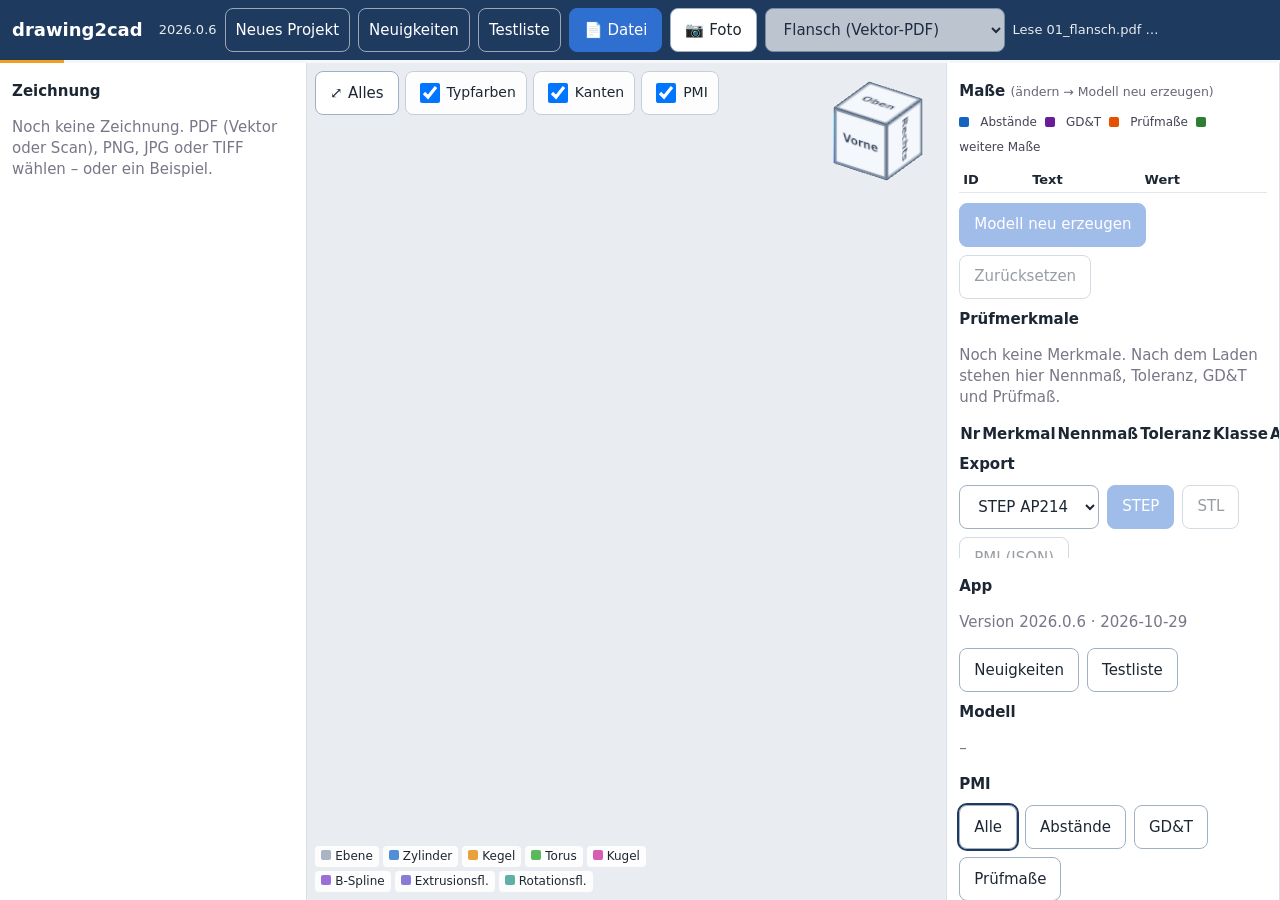
<file: index.html>
<!doctype html>
<html lang="de">
<head>
<meta charset="utf-8">
<meta name="viewport" content="width=device-width, initial-scale=1, viewport-fit=cover">
<meta name="theme-color" content="#1f3a5f">
<title>drawing2cad – Zeichnung → 3D-CAD</title>
<link rel="icon" href="data:,">
<link rel="stylesheet" href="app/style.css">
</head>
<body>
<header>
  <h1>drawing2cad</h1>
  <span id="app-version" class="ver" title="Version"></span>
  <button type="button" id="btn-neues-projekt" class="btn klein" title="Modell, Maße, PMI und Meldungen löschen">Neues Projekt</button>
  <button type="button" id="btn-whatsnew" class="btn klein">Neuigkeiten</button>
  <a id="btn-testliste" class="btn klein" href="test.html" target="_blank" rel="noopener">Testliste</a>
  <label class="btn primaer">📄 Datei<input id="datei" type="file" accept=".pdf,.png,.jpg,.jpeg,.webp,.tif,.tiff,application/pdf,image/*" hidden></label>
  <label class="btn kamera">📷 Foto<input id="kamera" type="file" accept="image/*" capture="environment" hidden></label>
  <select id="beispiel" aria-label="Beispiel laden"><option value="">Beispiel laden …</option></select>
  <span id="status" role="status">Starte …</span>
</header>
<div id="fortschritt"><div></div></div>
<main data-tab="3d">
  <section id="p-zeichnung" class="panel">
    <h2>Zeichnung</h2>
    <div id="vorschau"><p class="leer">Noch keine Zeichnung. PDF (Vektor oder Scan), PNG, JPG oder TIFF wählen – oder ein Beispiel.</p></div>
    <div id="ansicht-panel" hidden>
      <h2>So arbeiten wir uns vor</h2>
      <p id="av-conf"></p>
      <ol class="fuehrung">
        <li>
          <b>1. Ansicht festlegen</b>
          <p class="was">Was tun? Bei jeder Ansicht Rolle wählen. Schnitt oder der erste Körper: Rotieren oder Extrudieren. Genau eine Ansicht ist Schritt 1.</p>
          <p class="wirkung">Wirkung: Nur Schritt 1 wird der erste Körper. Isometrie bleibt draußen. Noch kein Volumen.</p>
          <div id="av-liste"></div>
        </li>
        <li id="av-schritt-achse">
          <b>2. Mittellinie</b>
          <p class="was">Was tun? Nur bei Rotieren. Erkannte Achse prüfen, eine Linie antippen oder aus zwei Kanten ableiten.</p>
          <p class="wirkung" id="av-achse-src">Wirkung: Die violette Linie ist die Rotationsachse. Ohne sie wird nicht rotiert.</p>
          <div class="zeile">
            <button type="button" id="av-achse-mark" class="btn">Linie als Mittellinie</button>
            <button type="button" id="av-achse-zwei" class="btn">Aus zwei Linien</button>
          </div>
          <label>Hälfte, die rotiert wird
            <select id="av-seite" aria-label="Halbkontur">
              <option value="auto">Größere Hälfte</option>
              <option value="1">Eine Seite der Achse</option>
              <option value="-1">Die andere Seite</option>
            </select>
          </label>
          <p class="wirkung" id="av-haelfte"></p>
          <label>Achse Y (mm), nur wenn sie waagerecht liegt
            <input id="av-achse" type="number" step="0.1" inputmode="decimal" aria-label="Rotationsachse">
          </label>
        </li>
        <li>
          <b>3. Kontur</b>
          <p class="was">Was tun? Die grüne Fläche ansehen. „Bögen fitten“ macht aus kurzen Linien Gerade, Kreisbogen oder Kreis. Haken nur, wenn eine Lücke zu ist.</p>
          <p class="wirkung">Wirkung: Diese Fläche wird der Querschnitt. Bei Rotieren nur die Hälfte neben der Achse, nicht die ganze Ansicht.</p>
          <label>Lücken schließen bis (mm)
            <input id="av-luecke" type="number" min="0.1" max="3" step="0.1" value="0.45" inputmode="decimal" aria-label="Lückentoleranz">
          </label>
          <label class="chk"><input type="checkbox" id="av-schliessen"> Fast geschlossene Kontur mit Gerade schließen</label>
          <button type="button" id="av-fit" class="btn">Bögen fitten</button>
        </li>
        <li>
          <b>4. Schritt 1 erzeugen</b>
          <p class="was">Was tun? „Schritt 1 erzeugen“ drücken, wenn Rolle, Achse und grüne Hälfte stimmen.</p>
          <p class="wirkung" id="av-schritt1">Wirkung: In der 3D-Ansicht erscheint der erste Körper. Das Volumen steht danach in der Statuszeile. Vorher ändert sich nichts.</p>
          <button type="button" id="av-bauen" class="btn primaer">Schritt 1 erzeugen</button>
          <select id="av-modus" hidden aria-label="Drehen oder Extrudieren">
            <option value="auto">Automatik</option>
            <option value="drehen">Drehen</option>
            <option value="extrudieren">Extrudieren</option>
          </select>
        </li>
      </ol>
    </div>
    <div id="schnitt-panel" hidden>
      <h2>Schnittkontur bestätigen</h2>
      <div id="sk-actions" class="zeile">
        <button type="button" id="sk-build" class="btn primaer">3D aus Schnitt</button>
        <button type="button" id="sk-auto" class="btn">Automatik</button>
      </div>
      <p id="schnitt-hinweis" class="leer"></p>
      <div id="schnitt-liste"></div>
      <div class="zeile">
        <button type="button" id="sk-edit" class="btn">Punkte schieben</button>
        <button type="button" id="sk-punkt" class="btn" hidden>Punkt einfügen</button>
        <button type="button" id="sk-reset" class="btn">Zurücksetzen</button>
        <button type="button" id="sk-weg" class="btn">Bahn verwerfen</button>
      </div>
      <label>Art
        <select id="sk-art" aria-label="Drehteil oder Platte">
          <option value="drehen">Drehen (Rotationsachse)</option>
          <option value="extrudieren">Extrudieren (Platte)</option>
        </select>
      </label>
      <div id="sk-achse-block">
        <p class="leer" id="sk-achse-info"></p>
        <label id="sk-achse-y-label">Achse Y auf dem Blatt (mm)
          <input id="sk-achse-y" type="number" step="0.1" inputmode="decimal">
        </label>
        <div class="zeile">
          <button type="button" id="sk-achse-hoch" class="btn">Achse ↑</button>
          <button type="button" id="sk-achse-runter" class="btn">Achse ↓</button>
          <button type="button" id="sk-achse-tippen" class="btn">Endpunkte antippen</button>
          <button type="button" id="sk-achse-mitte" class="btn">Erkannte Mittellinie</button>
          <button type="button" id="sk-achse-mark" class="btn">Linie als Mittellinie</button>
          <button type="button" id="sk-achse-zwei" class="btn">Aus zwei Linien</button>
          <button type="button" id="sk-seite" class="btn">Achsenseite wechseln</button>
        </div>
        <p class="leer">Die grüne Bahn ist die Kontur, die gedreht oder extrudiert wird.</p>
      </div>
      <div id="sk-extr-block" hidden>
        <label>Tiefe (mm)
          <input id="sk-tiefe" type="number" step="0.1" min="0.1" inputmode="decimal" value="10">
        </label>
        <label>Extrusionsrichtung
          <select id="sk-dir" aria-label="Extrusionsrichtung">
            <option value="z">senkrecht zum Blatt (Z)</option>
            <option value="y">Y</option>
            <option value="x">X</option>
          </select>
        </label>
      </div>
      <label>Maßstab (Blatt : Teil, z. B. 2:1 oder 1:2)
        <input id="sk-scale" type="text" inputmode="decimal" value="1:1" aria-label="Maßstab">
        <small id="sk-scale-src"></small>
      </label>
    </div>
    <div id="stack-box" hidden>
      <h2>Konstruktionsschritte</h2>
      <p class="was">Schritt 1 ist der erste Körper. Jeder weitere Schritt ist ein Zusatz oder ein Abzug. Bestätigen baut sofort neu. „Gelesen“ ändert das Volumen nicht.</p>
      <p id="stack-conf"></p>
      <div id="stack-liste"></div>
      <button type="button" id="sk-stack" class="btn primaer">Modell aus bestätigten Schritten</button>
    </div>
    <div id="meldungen"></div>
  </section>
  <section id="p-3d" class="panel">
    <div id="ansicht">
      <div id="labels"></div>
      <canvas id="viewcube" title="ViewCube: Fläche, Kante oder Ecke antippen"></canvas>
      <div id="werkzeuge">
        <button id="fit" class="btn" title="Alles zeigen">⤢ Alles</button>
        <label class="chk"><input type="checkbox" id="o-farben" checked> Typfarben</label>
        <label class="chk"><input type="checkbox" id="o-kanten" checked> Kanten</label>
        <label class="chk"><input type="checkbox" id="o-pmi" checked> PMI</label>
      </div>
      <div id="legende"></div>
      <div id="auswahl" hidden></div>
    </div>
  </section>
  <section id="p-masse" class="panel">
    <h2>Maße <small>(ändern → Modell neu erzeugen)</small></h2>
    <p class="leg-masse"><i class="k-abstand"></i> Abstände <i class="k-gdt"></i> GD&amp;T <i class="k-pruef"></i> Prüfmaße <i class="k-mass"></i> weitere Maße</p>
    <table id="masse"><thead><tr><th>ID</th><th>Text</th><th>Wert</th></tr></thead><tbody></tbody></table>
    <div class="zeile"><button id="neu" class="btn primaer" disabled>Modell neu erzeugen</button><button id="zurueck" class="btn" disabled>Zurücksetzen</button></div>
    <h2>Prüfmerkmale</h2>
    <p id="pruef-hinweis" class="leer">Noch keine Merkmale. Nach dem Laden stehen hier Nennmaß, Toleranz, GD&amp;T und Prüfmaß.</p>
    <table id="pruef"><thead><tr><th>Nr</th><th>Merkmal</th><th>Nennmaß</th><th>Toleranz</th><th>Klasse</th><th>Art</th></tr></thead><tbody></tbody></table>
    <h2>Export</h2>
    <div class="zeile">
      <select id="schema" aria-label="STEP-Schema"><option value="AP214IS" selected>STEP AP214</option><option value="AP203">STEP AP203</option><option value="AP242DIS">STEP AP242</option></select>
      <button id="x-step" class="btn primaer" disabled>STEP</button>
      <button id="x-stl" class="btn" disabled>STL</button>
      <button id="x-pmi" class="btn" disabled>PMI (JSON)</button>
    </div>
  </section>
  <section id="p-info" class="panel">
    <h2>App</h2>
    <p id="app-version-info" class="leer"></p>
    <div class="zeile">
      <button type="button" id="btn-whatsnew-info" class="btn">Neuigkeiten</button>
      <a class="btn" href="test.html" target="_blank" rel="noopener">Testliste</a>
    </div>
    <h2>Modell</h2>
    <div id="info"><p class="leer">–</p></div>
    <h2>PMI</h2>
    <div id="pmi-filter" class="zeile">
      <button type="button" class="btn klein aktiv" data-filter="alle">Alle</button>
      <button type="button" class="btn klein" data-filter="abstand">Abstände</button>
      <button type="button" class="btn klein" data-filter="gdt">GD&amp;T</button>
      <button type="button" class="btn klein" data-filter="pruef">Prüfmaße</button>
    </div>
    <p id="pmi-leer" class="leer" hidden></p>
    <ul id="pmi"></ul>
  </section>
</main>
<nav id="tabs">
  <button data-tab="zeichnung">Zeichnung</button>
  <button data-tab="3d" class="aktiv">3D</button>
  <button data-tab="masse">Maße</button>
  <button data-tab="info">Info</button>
</nav>
<script type="module" src="app/main.js"></script>
</body>
</html>
</file>
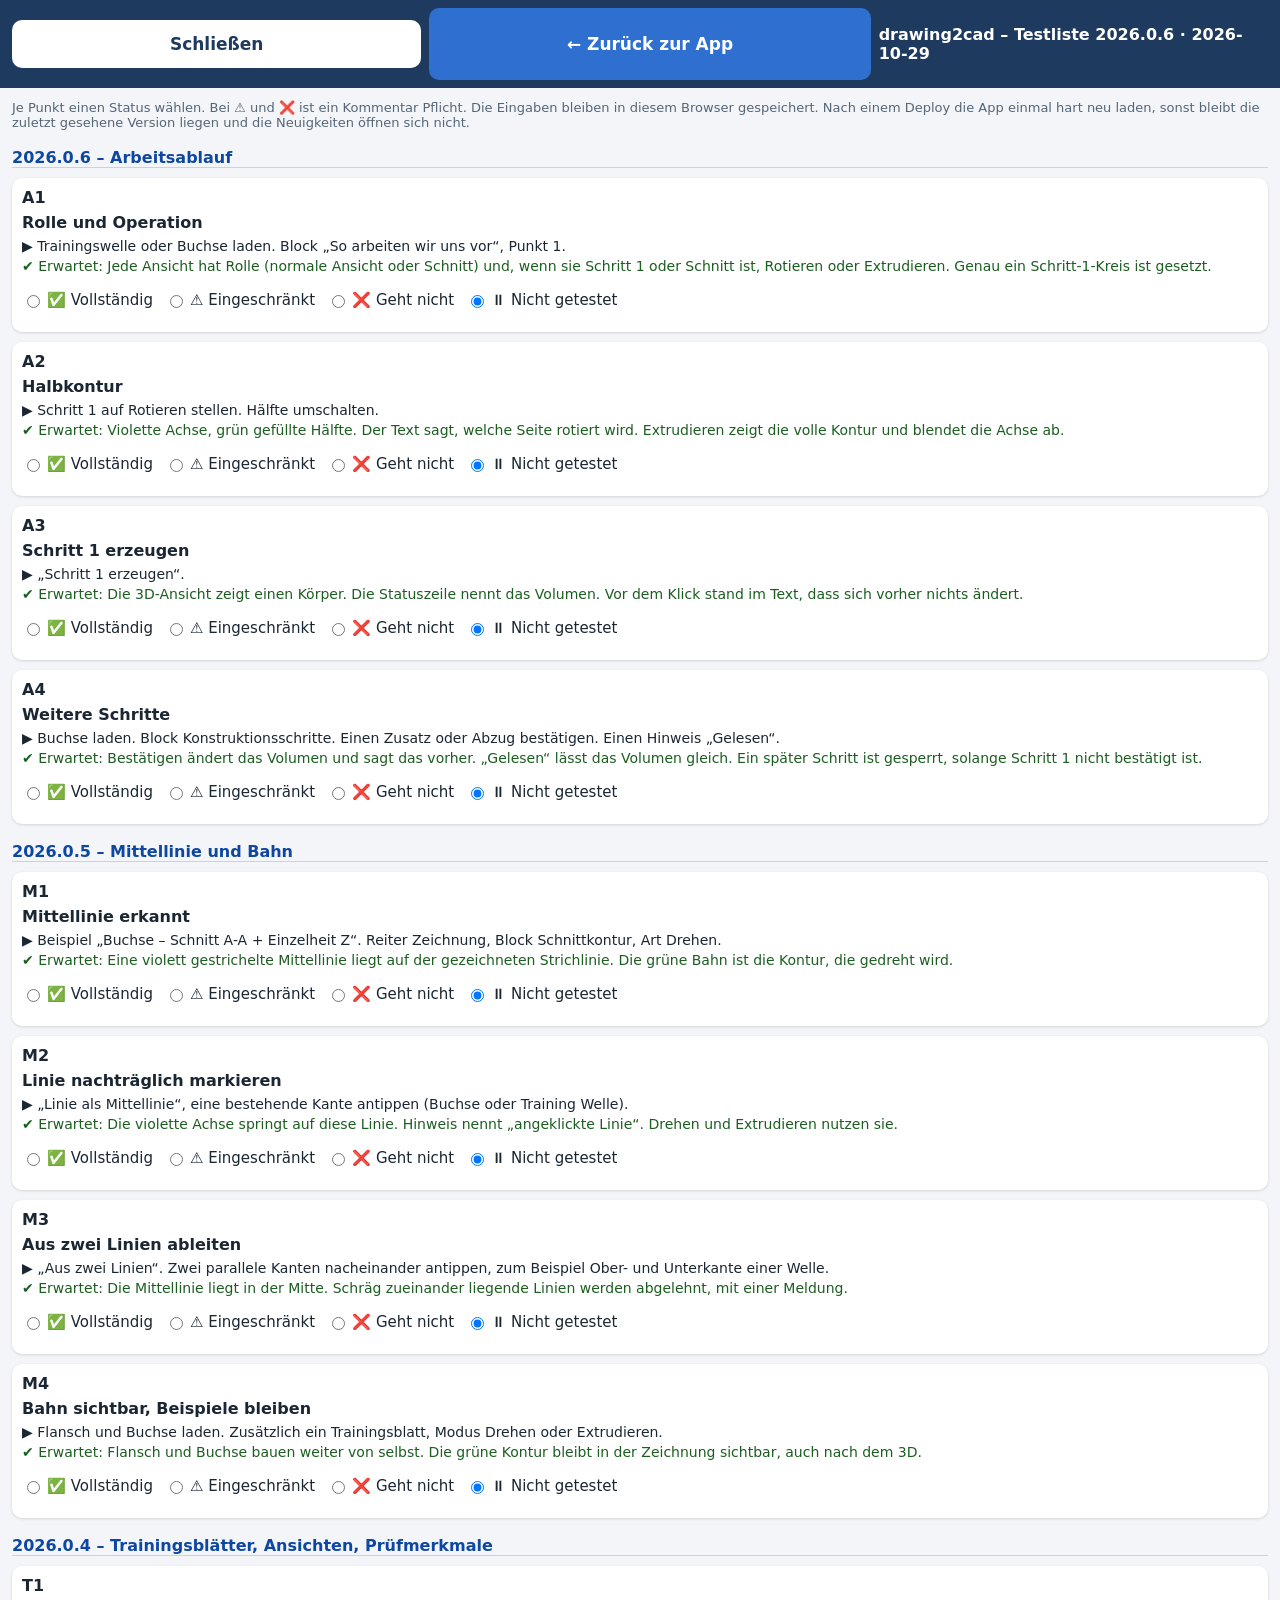
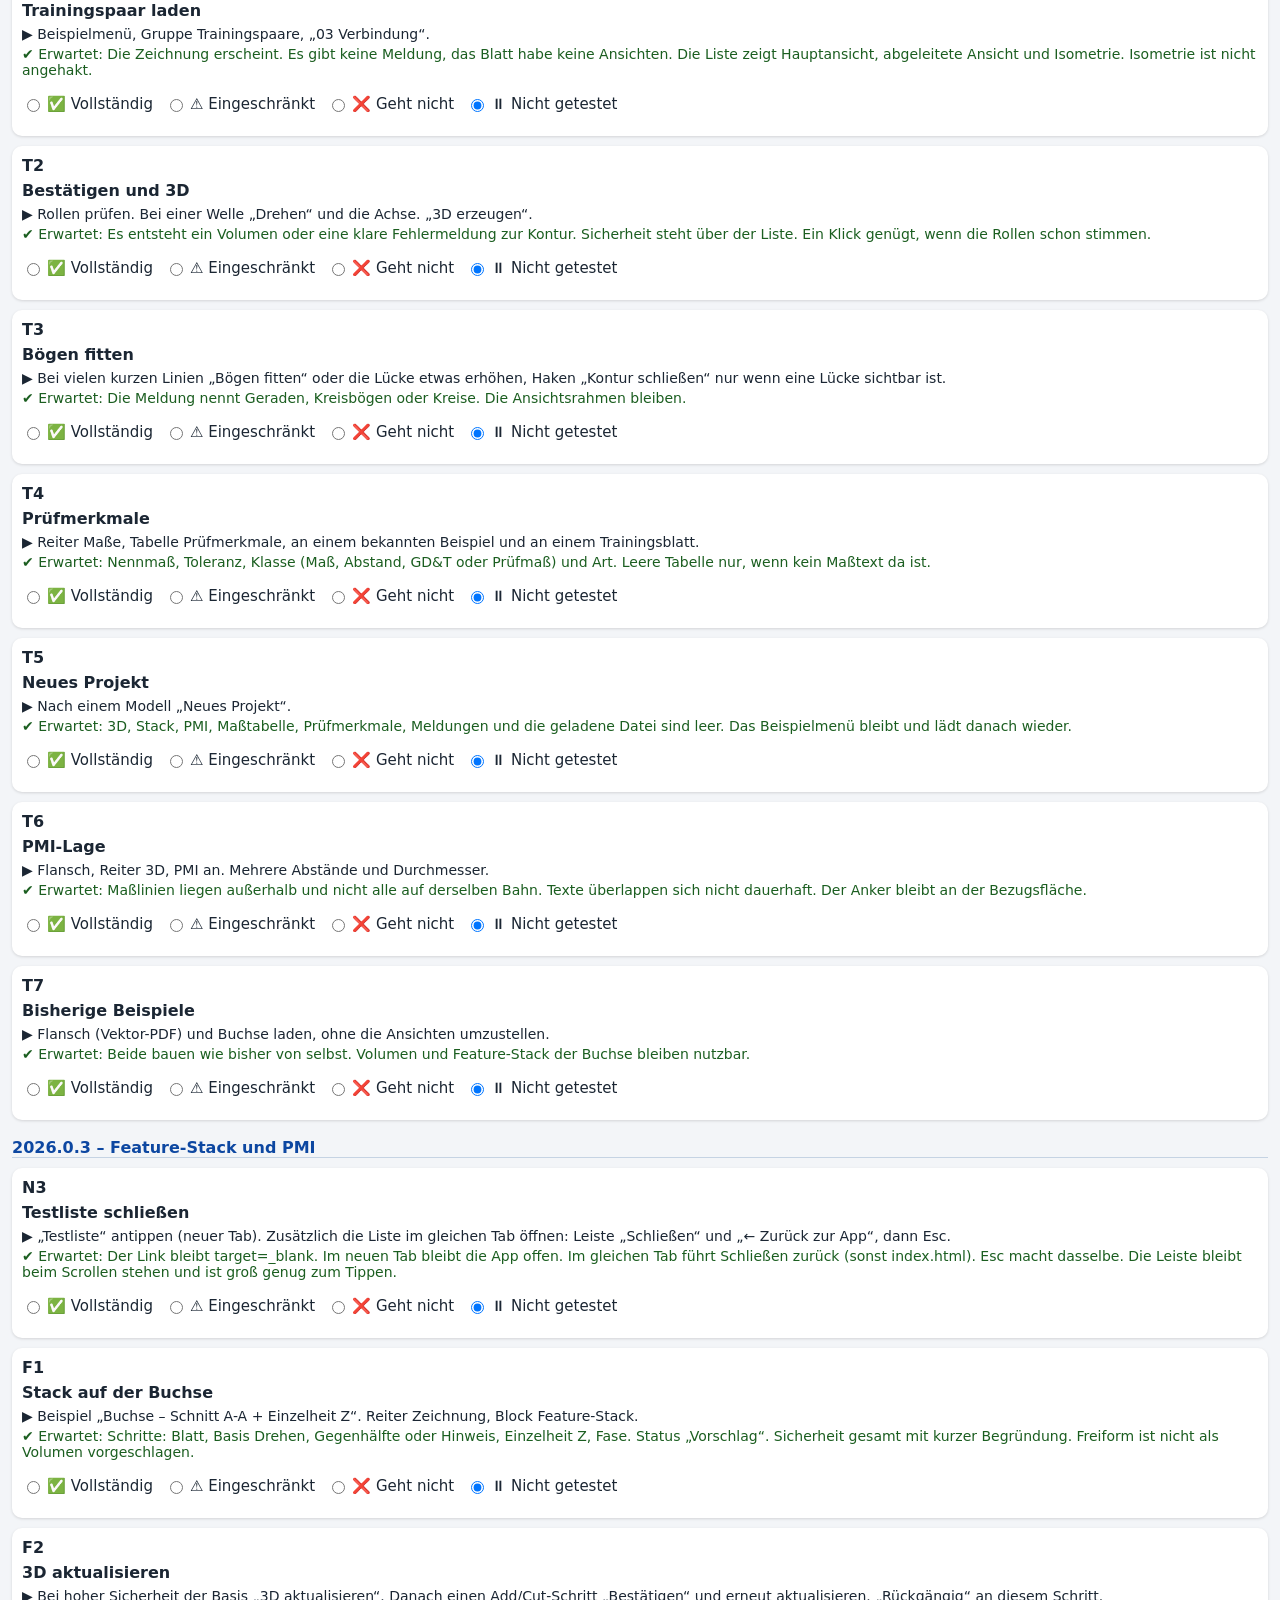
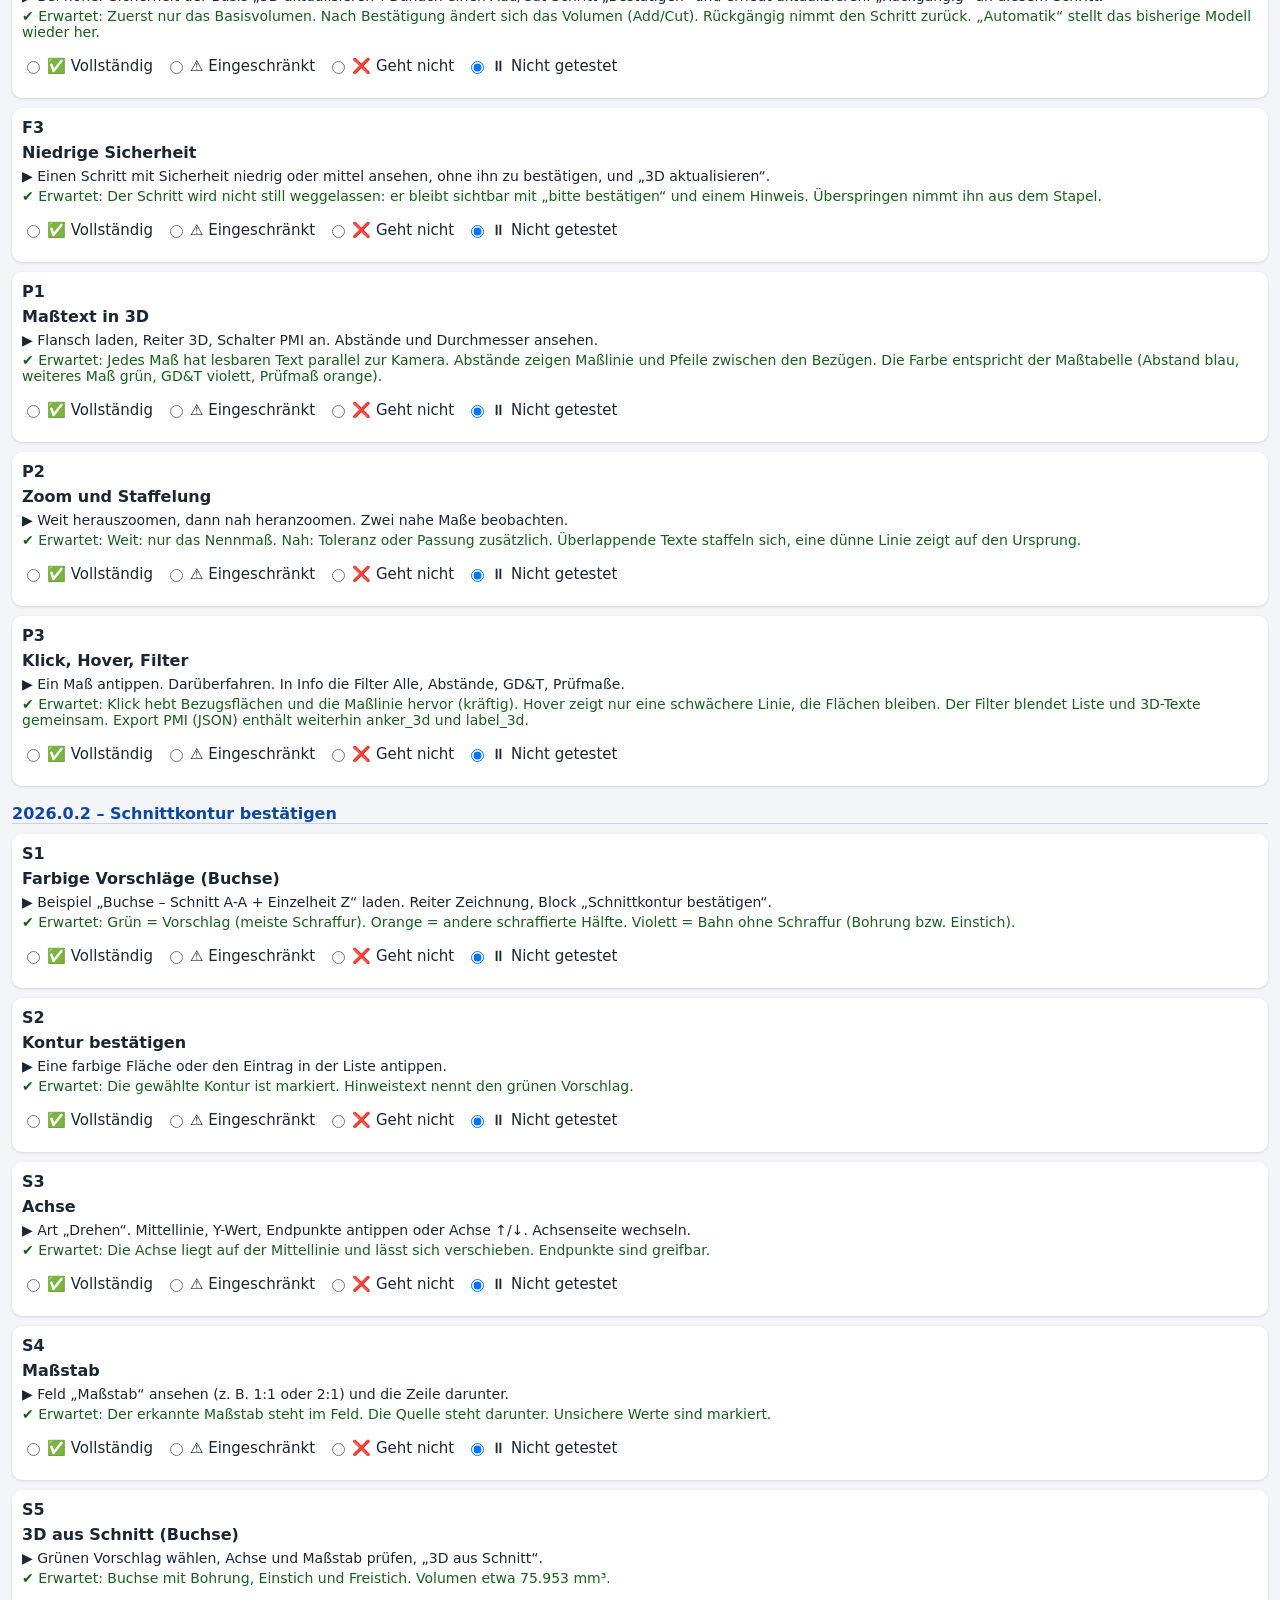
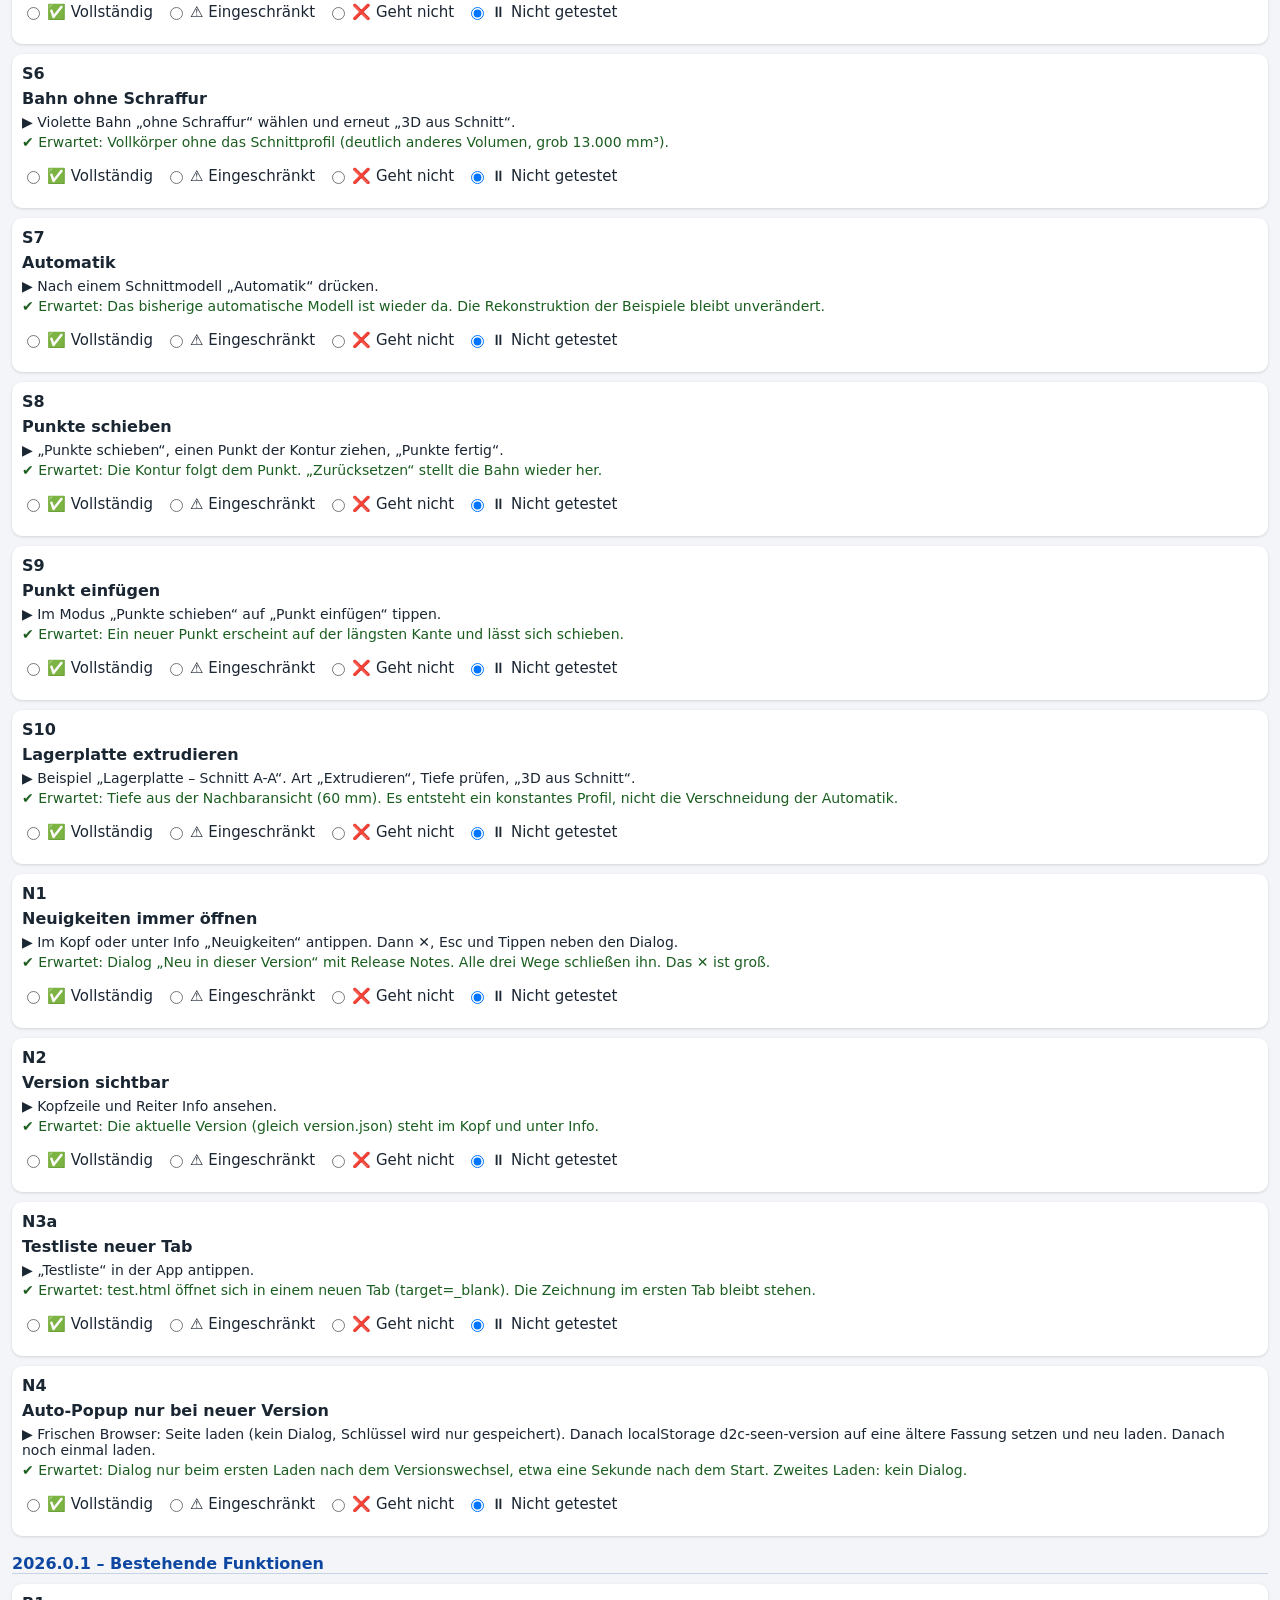
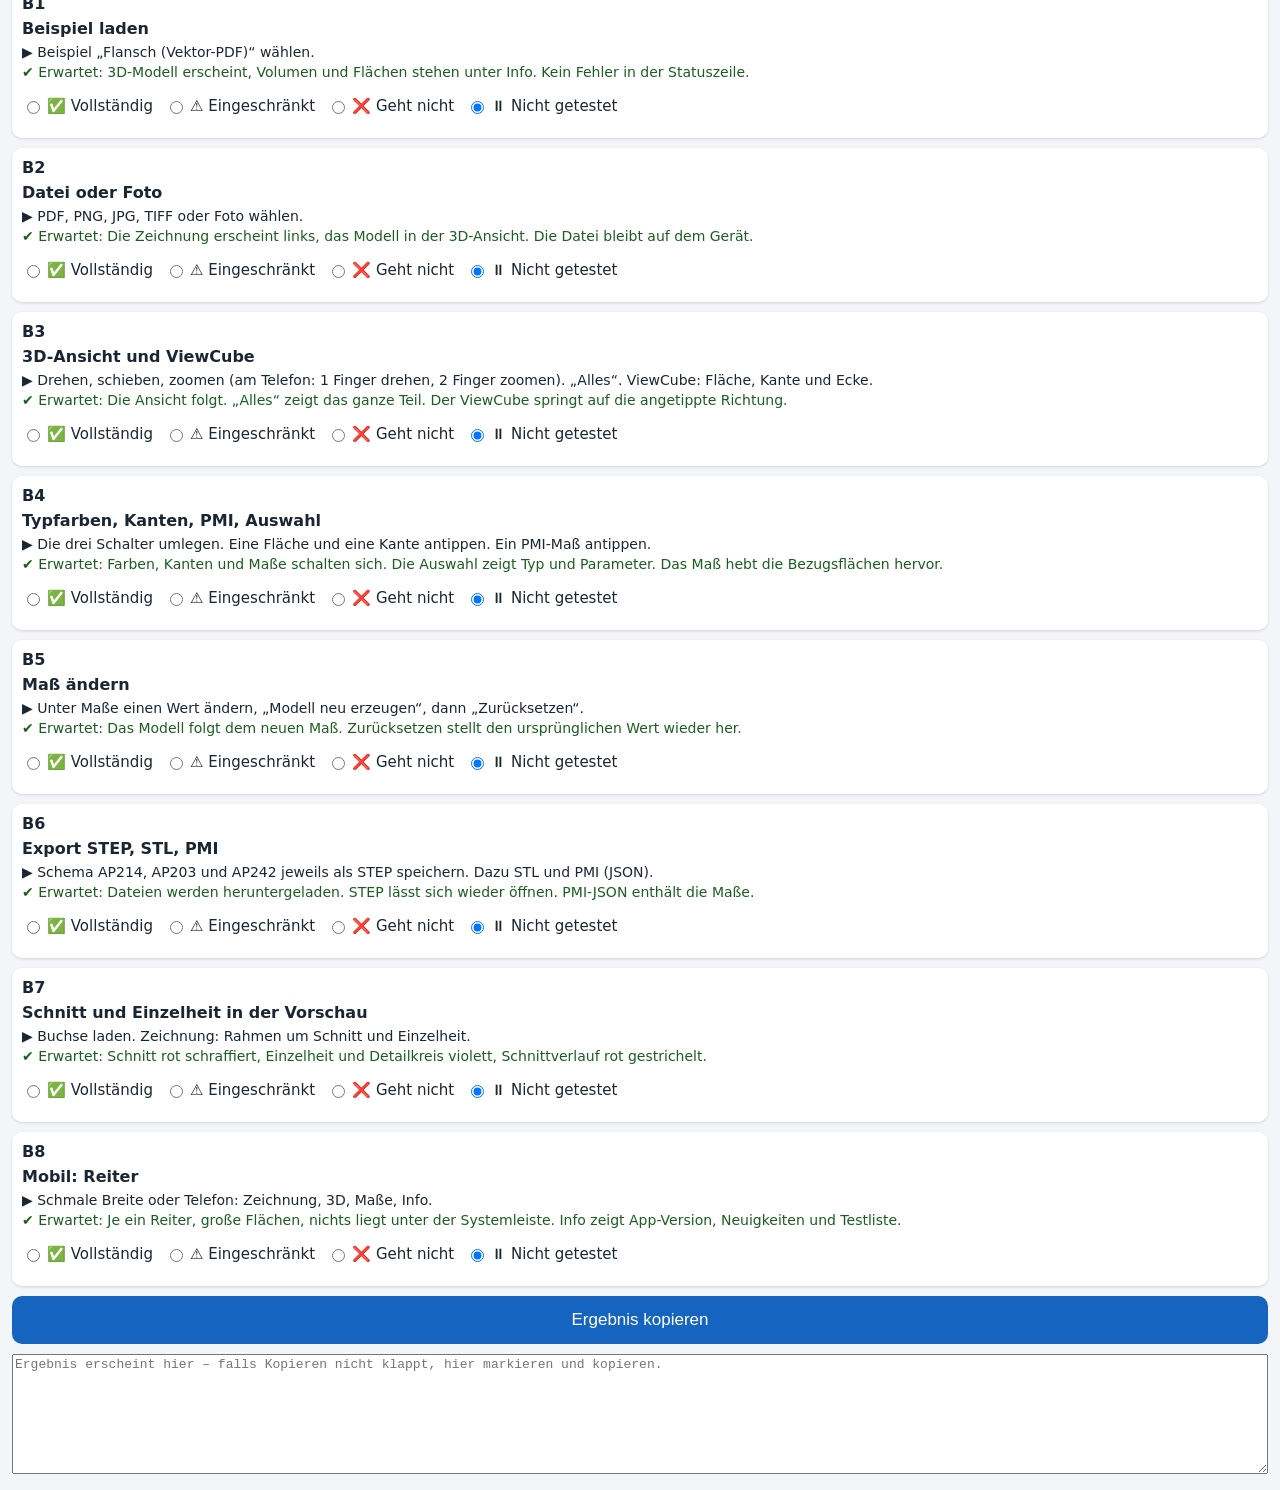
<file: test.html>
<!doctype html>
<html lang="de">
<head>
<meta charset="utf-8">
<meta name="viewport" content="width=device-width, initial-scale=1, viewport-fit=cover">
<title>drawing2cad – Testliste</title>
<link rel="icon" href="data:,">
<style>
  body{font-family:-apple-system,system-ui,sans-serif;margin:0;padding:0 12px 12px;padding-bottom:max(12px,env(safe-area-inset-bottom));background:#f3f5f8;color:#1b2633}
  .top{position:sticky;top:0;z-index:20;display:flex;flex-wrap:wrap;gap:8px;align-items:center;background:#1f3a5f;color:#fff;margin:0 -12px 12px;padding:8px 12px;padding-top:max(8px,env(safe-area-inset-top))}
  .top h1{font-size:16px;margin:0;flex:1 1 160px}
  #zurueck,#zurueck-link{min-height:48px;min-width:48px;padding:12px 16px;border:0;border-radius:10px;font:inherit;font-size:17px;font-weight:700;cursor:pointer;text-decoration:none;display:inline-flex;align-items:center;justify-content:center}
  #zurueck{background:#fff;color:#1f3a5f;flex:1 1 180px}
  #zurueck-link{background:#2f6fd0;color:#fff;flex:1 1 180px}
  h2{font-size:16px;margin:18px 0 6px;color:#0d47a1;border-bottom:1px solid #c5d3e3}
  .note{color:#567;font-size:13px;margin:0 0 10px}
  .it{background:#fff;border-radius:10px;padding:10px;margin:10px 0;box-shadow:0 1px 3px #0002}
  .t{margin:6px 0} .steps,.exp{font-size:14px;margin:4px 0} .exp{color:#1b5e20}
  .s label{display:inline-flex;align-items:center;gap:4px;min-height:44px;margin:0 12px 0 0;font-size:15px}
  textarea{width:100%;box-sizing:border-box;min-height:44px;font-size:16px;margin-top:6px}
  textarea.cm{display:none} .it.need textarea.cm{display:block} .it.err textarea.cm{border:2px solid #c62828}
  button#go{font-size:17px;padding:12px 18px;border:0;border-radius:10px;background:#1565c0;color:#fff;width:100%;min-height:48px}
  #out{width:100%;min-height:120px;margin-top:10px;font-size:13px;box-sizing:border-box}
  #ver{font-weight:600}
</style>
</head>
<body>
<header class="top">
  <button id="zurueck" type="button">Schließen</button>
  <a id="zurueck-link" href="index.html">← Zurück zur App</a>
  <h1>drawing2cad – Testliste <span id="ver">…</span></h1>
</header>
<p class="note">Je Punkt einen Status wählen. Bei ⚠️ und ❌ ist ein Kommentar Pflicht. Die Eingaben bleiben in diesem Browser gespeichert. Nach einem Deploy die App einmal hart neu laden, sonst bleibt die zuletzt gesehene Version liegen und die Neuigkeiten öffnen sich nicht.</p>
<div id="list"></div>
<button id="go" type="button">Ergebnis kopieren</button>
<textarea id="out" readonly placeholder="Ergebnis erscheint hier – falls Kopieren nicht klappt, hier markieren und kopieren."></textarea>
<script>
const K = 'd2c-testliste';
const L = { ok: '✅', warn: '⚠️', fail: '❌', skip: '⏸' };
const GROUPS = [
  { version: '2026.0.6', title: 'Arbeitsablauf', items: [
    { id: 'A1', t: 'Rolle und Operation', steps: 'Trainingswelle oder Buchse laden. Block „So arbeiten wir uns vor“, Punkt 1.', exp: 'Jede Ansicht hat Rolle (normale Ansicht oder Schnitt) und, wenn sie Schritt 1 oder Schnitt ist, Rotieren oder Extrudieren. Genau ein Schritt-1-Kreis ist gesetzt.' },
    { id: 'A2', t: 'Halbkontur', steps: 'Schritt 1 auf Rotieren stellen. Hälfte umschalten.', exp: 'Violette Achse, grün gefüllte Hälfte. Der Text sagt, welche Seite rotiert wird. Extrudieren zeigt die volle Kontur und blendet die Achse ab.' },
    { id: 'A3', t: 'Schritt 1 erzeugen', steps: '„Schritt 1 erzeugen“.', exp: 'Die 3D-Ansicht zeigt einen Körper. Die Statuszeile nennt das Volumen. Vor dem Klick stand im Text, dass sich vorher nichts ändert.' },
    { id: 'A4', t: 'Weitere Schritte', steps: 'Buchse laden. Block Konstruktionsschritte. Einen Zusatz oder Abzug bestätigen. Einen Hinweis „Gelesen“.', exp: 'Bestätigen ändert das Volumen und sagt das vorher. „Gelesen“ lässt das Volumen gleich. Ein später Schritt ist gesperrt, solange Schritt 1 nicht bestätigt ist.' },
  ]},
  { version: '2026.0.5', title: 'Mittellinie und Bahn', items: [
    { id: 'M1', t: 'Mittellinie erkannt', steps: 'Beispiel „Buchse – Schnitt A-A + Einzelheit Z“. Reiter Zeichnung, Block Schnittkontur, Art Drehen.', exp: 'Eine violett gestrichelte Mittellinie liegt auf der gezeichneten Strichlinie. Die grüne Bahn ist die Kontur, die gedreht wird.' },
    { id: 'M2', t: 'Linie nachträglich markieren', steps: '„Linie als Mittellinie“, eine bestehende Kante antippen (Buchse oder Training Welle).', exp: 'Die violette Achse springt auf diese Linie. Hinweis nennt „angeklickte Linie“. Drehen und Extrudieren nutzen sie.' },
    { id: 'M3', t: 'Aus zwei Linien ableiten', steps: '„Aus zwei Linien“. Zwei parallele Kanten nacheinander antippen, zum Beispiel Ober- und Unterkante einer Welle.', exp: 'Die Mittellinie liegt in der Mitte. Schräg zueinander liegende Linien werden abgelehnt, mit einer Meldung.' },
    { id: 'M4', t: 'Bahn sichtbar, Beispiele bleiben', steps: 'Flansch und Buchse laden. Zusätzlich ein Trainingsblatt, Modus Drehen oder Extrudieren.', exp: 'Flansch und Buchse bauen weiter von selbst. Die grüne Kontur bleibt in der Zeichnung sichtbar, auch nach dem 3D.' },
  ]},
  { version: '2026.0.4', title: 'Trainingsblätter, Ansichten, Prüfmerkmale', items: [
    { id: 'T1', t: 'Trainingspaar laden', steps: 'Beispielmenü, Gruppe Trainingspaare, „03 Verbindung“.', exp: 'Die Zeichnung erscheint. Es gibt keine Meldung, das Blatt habe keine Ansichten. Die Liste zeigt Hauptansicht, abgeleitete Ansicht und Isometrie. Isometrie ist nicht angehakt.' },
    { id: 'T2', t: 'Bestätigen und 3D', steps: 'Rollen prüfen. Bei einer Welle „Drehen“ und die Achse. „3D erzeugen“.', exp: 'Es entsteht ein Volumen oder eine klare Fehlermeldung zur Kontur. Sicherheit steht über der Liste. Ein Klick genügt, wenn die Rollen schon stimmen.' },
    { id: 'T3', t: 'Bögen fitten', steps: 'Bei vielen kurzen Linien „Bögen fitten“ oder die Lücke etwas erhöhen, Haken „Kontur schließen“ nur wenn eine Lücke sichtbar ist.', exp: 'Die Meldung nennt Geraden, Kreisbögen oder Kreise. Die Ansichtsrahmen bleiben.' },
    { id: 'T4', t: 'Prüfmerkmale', steps: 'Reiter Maße, Tabelle Prüfmerkmale, an einem bekannten Beispiel und an einem Trainingsblatt.', exp: 'Nennmaß, Toleranz, Klasse (Maß, Abstand, GD&T oder Prüfmaß) und Art. Leere Tabelle nur, wenn kein Maßtext da ist.' },
    { id: 'T5', t: 'Neues Projekt', steps: 'Nach einem Modell „Neues Projekt“.', exp: '3D, Stack, PMI, Maßtabelle, Prüfmerkmale, Meldungen und die geladene Datei sind leer. Das Beispielmenü bleibt und lädt danach wieder.' },
    { id: 'T6', t: 'PMI-Lage', steps: 'Flansch, Reiter 3D, PMI an. Mehrere Abstände und Durchmesser.', exp: 'Maßlinien liegen außerhalb und nicht alle auf derselben Bahn. Texte überlappen sich nicht dauerhaft. Der Anker bleibt an der Bezugsfläche.' },
    { id: 'T7', t: 'Bisherige Beispiele', steps: 'Flansch (Vektor-PDF) und Buchse laden, ohne die Ansichten umzustellen.', exp: 'Beide bauen wie bisher von selbst. Volumen und Feature-Stack der Buchse bleiben nutzbar.' },
  ]},
  { version: '2026.0.3', title: 'Feature-Stack und PMI', items: [
    { id: 'N3', t: 'Testliste schließen', steps: '„Testliste“ antippen (neuer Tab). Zusätzlich die Liste im gleichen Tab öffnen: Leiste „Schließen“ und „← Zurück zur App“, dann Esc.', exp: 'Der Link bleibt target=_blank. Im neuen Tab bleibt die App offen. Im gleichen Tab führt Schließen zurück (sonst index.html). Esc macht dasselbe. Die Leiste bleibt beim Scrollen stehen und ist groß genug zum Tippen.' },
    { id: 'F1', t: 'Stack auf der Buchse', steps: 'Beispiel „Buchse – Schnitt A-A + Einzelheit Z“. Reiter Zeichnung, Block Feature-Stack.', exp: 'Schritte: Blatt, Basis Drehen, Gegenhälfte oder Hinweis, Einzelheit Z, Fase. Status „Vorschlag“. Sicherheit gesamt mit kurzer Begründung. Freiform ist nicht als Volumen vorgeschlagen.' },
    { id: 'F2', t: '3D aktualisieren', steps: 'Bei hoher Sicherheit der Basis „3D aktualisieren“. Danach einen Add/Cut-Schritt „Bestätigen“ und erneut aktualisieren. „Rückgängig“ an diesem Schritt.', exp: 'Zuerst nur das Basisvolumen. Nach Bestätigung ändert sich das Volumen (Add/Cut). Rückgängig nimmt den Schritt zurück. „Automatik“ stellt das bisherige Modell wieder her.' },
    { id: 'F3', t: 'Niedrige Sicherheit', steps: 'Einen Schritt mit Sicherheit niedrig oder mittel ansehen, ohne ihn zu bestätigen, und „3D aktualisieren“.', exp: 'Der Schritt wird nicht still weggelassen: er bleibt sichtbar mit „bitte bestätigen“ und einem Hinweis. Überspringen nimmt ihn aus dem Stapel.' },
    { id: 'P1', t: 'Maßtext in 3D', steps: 'Flansch laden, Reiter 3D, Schalter PMI an. Abstände und Durchmesser ansehen.', exp: 'Jedes Maß hat lesbaren Text parallel zur Kamera. Abstände zeigen Maßlinie und Pfeile zwischen den Bezügen. Die Farbe entspricht der Maßtabelle (Abstand blau, weiteres Maß grün, GD&T violett, Prüfmaß orange).' },
    { id: 'P2', t: 'Zoom und Staffelung', steps: 'Weit herauszoomen, dann nah heranzoomen. Zwei nahe Maße beobachten.', exp: 'Weit: nur das Nennmaß. Nah: Toleranz oder Passung zusätzlich. Überlappende Texte staffeln sich, eine dünne Linie zeigt auf den Ursprung.' },
    { id: 'P3', t: 'Klick, Hover, Filter', steps: 'Ein Maß antippen. Darüberfahren. In Info die Filter Alle, Abstände, GD&T, Prüfmaße.', exp: 'Klick hebt Bezugsflächen und die Maßlinie hervor (kräftig). Hover zeigt nur eine schwächere Linie, die Flächen bleiben. Der Filter blendet Liste und 3D-Texte gemeinsam. Export PMI (JSON) enthält weiterhin anker_3d und label_3d.' },
  ]},
  { version: '2026.0.2', title: 'Schnittkontur bestätigen', items: [
    { id: 'S1', t: 'Farbige Vorschläge (Buchse)', steps: 'Beispiel „Buchse – Schnitt A-A + Einzelheit Z“ laden. Reiter Zeichnung, Block „Schnittkontur bestätigen“.', exp: 'Grün = Vorschlag (meiste Schraffur). Orange = andere schraffierte Hälfte. Violett = Bahn ohne Schraffur (Bohrung bzw. Einstich).' },
    { id: 'S2', t: 'Kontur bestätigen', steps: 'Eine farbige Fläche oder den Eintrag in der Liste antippen.', exp: 'Die gewählte Kontur ist markiert. Hinweistext nennt den grünen Vorschlag.' },
    { id: 'S3', t: 'Achse', steps: 'Art „Drehen“. Mittellinie, Y-Wert, Endpunkte antippen oder Achse ↑/↓. Achsenseite wechseln.', exp: 'Die Achse liegt auf der Mittellinie und lässt sich verschieben. Endpunkte sind greifbar.' },
    { id: 'S4', t: 'Maßstab', steps: 'Feld „Maßstab“ ansehen (z. B. 1:1 oder 2:1) und die Zeile darunter.', exp: 'Der erkannte Maßstab steht im Feld. Die Quelle steht darunter. Unsichere Werte sind markiert.' },
    { id: 'S5', t: '3D aus Schnitt (Buchse)', steps: 'Grünen Vorschlag wählen, Achse und Maßstab prüfen, „3D aus Schnitt“.', exp: 'Buchse mit Bohrung, Einstich und Freistich. Volumen etwa 75.953 mm³.' },
    { id: 'S6', t: 'Bahn ohne Schraffur', steps: 'Violette Bahn „ohne Schraffur“ wählen und erneut „3D aus Schnitt“.', exp: 'Vollkörper ohne das Schnittprofil (deutlich anderes Volumen, grob 13.000 mm³).' },
    { id: 'S7', t: 'Automatik', steps: 'Nach einem Schnittmodell „Automatik“ drücken.', exp: 'Das bisherige automatische Modell ist wieder da. Die Rekonstruktion der Beispiele bleibt unverändert.' },
    { id: 'S8', t: 'Punkte schieben', steps: '„Punkte schieben“, einen Punkt der Kontur ziehen, „Punkte fertig“.', exp: 'Die Kontur folgt dem Punkt. „Zurücksetzen“ stellt die Bahn wieder her.' },
    { id: 'S9', t: 'Punkt einfügen', steps: 'Im Modus „Punkte schieben“ auf „Punkt einfügen“ tippen.', exp: 'Ein neuer Punkt erscheint auf der längsten Kante und lässt sich schieben.' },
    { id: 'S10', t: 'Lagerplatte extrudieren', steps: 'Beispiel „Lagerplatte – Schnitt A-A“. Art „Extrudieren“, Tiefe prüfen, „3D aus Schnitt“.', exp: 'Tiefe aus der Nachbaransicht (60 mm). Es entsteht ein konstantes Profil, nicht die Verschneidung der Automatik.' },
    { id: 'N1', t: 'Neuigkeiten immer öffnen', steps: 'Im Kopf oder unter Info „Neuigkeiten“ antippen. Dann ✕, Esc und Tippen neben den Dialog.', exp: 'Dialog „Neu in dieser Version“ mit Release Notes. Alle drei Wege schließen ihn. Das ✕ ist groß.' },
    { id: 'N2', t: 'Version sichtbar', steps: 'Kopfzeile und Reiter Info ansehen.', exp: 'Die aktuelle Version (gleich version.json) steht im Kopf und unter Info.' },
    { id: 'N3a', t: 'Testliste neuer Tab', steps: '„Testliste“ in der App antippen.', exp: 'test.html öffnet sich in einem neuen Tab (target=_blank). Die Zeichnung im ersten Tab bleibt stehen.' },
    { id: 'N4', t: 'Auto-Popup nur bei neuer Version', steps: 'Frischen Browser: Seite laden (kein Dialog, Schlüssel wird nur gespeichert). Danach localStorage d2c-seen-version auf eine ältere Fassung setzen und neu laden. Danach noch einmal laden.', exp: 'Dialog nur beim ersten Laden nach dem Versionswechsel, etwa eine Sekunde nach dem Start. Zweites Laden: kein Dialog.' },
  ]},
  { version: '2026.0.1', title: 'Bestehende Funktionen', items: [
    { id: 'B1', t: 'Beispiel laden', steps: 'Beispiel „Flansch (Vektor-PDF)“ wählen.', exp: '3D-Modell erscheint, Volumen und Flächen stehen unter Info. Kein Fehler in der Statuszeile.' },
    { id: 'B2', t: 'Datei oder Foto', steps: 'PDF, PNG, JPG, TIFF oder Foto wählen.', exp: 'Die Zeichnung erscheint links, das Modell in der 3D-Ansicht. Die Datei bleibt auf dem Gerät.' },
    { id: 'B3', t: '3D-Ansicht und ViewCube', steps: 'Drehen, schieben, zoomen (am Telefon: 1 Finger drehen, 2 Finger zoomen). „Alles“. ViewCube: Fläche, Kante und Ecke.', exp: 'Die Ansicht folgt. „Alles“ zeigt das ganze Teil. Der ViewCube springt auf die angetippte Richtung.' },
    { id: 'B4', t: 'Typfarben, Kanten, PMI, Auswahl', steps: 'Die drei Schalter umlegen. Eine Fläche und eine Kante antippen. Ein PMI-Maß antippen.', exp: 'Farben, Kanten und Maße schalten sich. Die Auswahl zeigt Typ und Parameter. Das Maß hebt die Bezugsflächen hervor.' },
    { id: 'B5', t: 'Maß ändern', steps: 'Unter Maße einen Wert ändern, „Modell neu erzeugen“, dann „Zurücksetzen“.', exp: 'Das Modell folgt dem neuen Maß. Zurücksetzen stellt den ursprünglichen Wert wieder her.' },
    { id: 'B6', t: 'Export STEP, STL, PMI', steps: 'Schema AP214, AP203 und AP242 jeweils als STEP speichern. Dazu STL und PMI (JSON).', exp: 'Dateien werden heruntergeladen. STEP lässt sich wieder öffnen. PMI-JSON enthält die Maße.' },
    { id: 'B7', t: 'Schnitt und Einzelheit in der Vorschau', steps: 'Buchse laden. Zeichnung: Rahmen um Schnitt und Einzelheit.', exp: 'Schnitt rot schraffiert, Einzelheit und Detailkreis violett, Schnittverlauf rot gestrichelt.' },
    { id: 'B8', t: 'Mobil: Reiter', steps: 'Schmale Breite oder Telefon: Zeichnung, 3D, Maße, Info.', exp: 'Je ein Reiter, große Flächen, nichts liegt unter der Systemleiste. Info zeigt App-Version, Neuigkeiten und Testliste.' },
  ]},
];
const st = JSON.parse(localStorage.getItem(K) || '{}');
const list = document.getElementById('list');
for (const g of GROUPS) {
  const h = document.createElement('h2');
  h.textContent = g.version + ' – ' + g.title;
  list.appendChild(h);
  for (const it of g.items) {
    const el = document.createElement('div');
    el.className = 'it';
    el.dataset.id = it.id;
    el.dataset.rel = g.version;
    el.innerHTML = `<div class="h"><b>${it.id}</b></div><div class="t"><b></b></div><div class="steps"></div><div class="exp"></div>
      <div class="s"></div><textarea class="cm" placeholder="Kommentar (Pflicht bei ⚠️/❌)"></textarea>`;
    el.querySelector('.t b').textContent = it.t;
    el.querySelector('.steps').textContent = '▶ ' + it.steps;
    el.querySelector('.exp').textContent = '✔ Erwartet: ' + it.exp;
    const s = el.querySelector('.s');
    for (const [val, lab] of [['ok', '✅ Vollständig'], ['warn', '⚠️ Eingeschränkt'], ['fail', '❌ Geht nicht'], ['skip', '⏸ Nicht getestet']]) {
      const label = document.createElement('label');
      label.innerHTML = `<input type="radio" name="${it.id}" value="${val}"> ${lab}`;
      s.appendChild(label);
    }
    list.appendChild(el);
  }
}
function save(el) {
  const id = el.dataset.id;
  const s = el.querySelector('input:checked').value;
  const c = el.querySelector('textarea.cm').value;
  st[id] = { s, c };
  localStorage.setItem(K, JSON.stringify(st));
  el.classList.toggle('need', s === 'warn' || s === 'fail' || !!c.trim());
}
document.querySelectorAll('.it').forEach(el => {
  const o = st[el.dataset.id];
  const v = o && o.s ? o.s : 'skip';
  const r = el.querySelector(`input[value="${v}"]`);
  if (r) r.checked = true;
  if (o && o.c) el.querySelector('textarea.cm').value = o.c;
  el.querySelectorAll('input').forEach(i => { i.onchange = () => save(el); });
  el.querySelector('textarea.cm').oninput = () => save(el);
  save(el);
});
let VER = '(Version unbekannt)';
fetch('version.json', { cache: 'no-store' }).then(r => r.ok ? r.json() : null).then(v => {
  if (!v || !v.version) return;
  VER = v.version + (v.date ? ' · ' + v.date : '');
  document.getElementById('ver').textContent = VER;
  document.title = 'drawing2cad – Testliste ' + v.version;
}).catch(() => {});
function zurueck() {
  let same = false;
  try { same = !!document.referrer && new URL(document.referrer).origin === location.origin; } catch (e) { same = false; }
  if (same && history.length > 1) { history.back(); return; }
  location.href = 'index.html';
}
document.getElementById('zurueck').onclick = zurueck;
document.addEventListener('keydown', e => {
  if (e.key !== 'Escape' || e.target.tagName === 'TEXTAREA') return;
  e.preventDefault();
  zurueck();
});
document.getElementById('go').onclick = () => {
  let bad = false;
  const lines = ['Testergebnis drawing2cad ' + VER, new Date().toISOString().slice(0, 16)];
  let rel = '';
  document.querySelectorAll('.it').forEach(el => {
    const id = el.dataset.id;
    const s = el.querySelector('input:checked').value;
    const c = el.querySelector('textarea.cm').value.trim();
    const need = (s === 'warn' || s === 'fail') && !c;
    el.classList.toggle('err', need);
    if (need) bad = true;
    if (el.dataset.rel !== rel) { rel = el.dataset.rel; lines.push('', rel); }
    lines.push(id + ' ' + L[s] + (c ? ' – ' + c : ''));
  });
  if (bad) { alert('Bitte bei ⚠️ und ❌ einen Kommentar eintragen.'); return; }
  const txt = lines.join('\n');
  const o = document.getElementById('out');
  o.value = txt;
  const done = () => alert('Kopiert – im Chat einfügen.');
  (navigator.clipboard ? navigator.clipboard.writeText(txt) : Promise.reject())
    .then(done, () => { o.focus(); o.select(); document.execCommand('copy'); done(); });
};
</script>
</body>
</html>
</file>
<file: app/style.css>
*{box-sizing:border-box}
html,body{margin:0;height:100%;font:15px/1.4 system-ui,-apple-system,"Segoe UI",Roboto,sans-serif;color:#1d2733;background:#f5f7fa}
body{display:flex;flex-direction:column;height:100dvh;overflow:hidden}
header{display:flex;flex-wrap:wrap;gap:8px;align-items:center;padding:8px 12px;padding-top:max(8px,env(safe-area-inset-top));background:#1f3a5f;color:#fff}
header h1{font-size:18px;margin:0 8px 0 0}
header .ver{font-size:13px;opacity:.9;white-space:nowrap}
header .btn.klein{flex:0 0 auto;padding:0 10px;background:transparent;color:#fff;border-color:rgba(255,255,255,.55)}
a.btn{text-decoration:none;color:inherit}
#status{flex:1;min-width:160px;font-size:13px;opacity:.9;white-space:nowrap;overflow:hidden;text-overflow:ellipsis}
.btn,select{min-height:44px;padding:0 14px;border:1px solid #9fb0c5;border-radius:8px;background:#fff;color:#1d2733;font:inherit;cursor:pointer;display:inline-flex;align-items:center;gap:6px}
.btn.primaer{background:#2f6fd0;border-color:#2f6fd0;color:#fff}
.btn:disabled{opacity:.45;cursor:default}
header select{max-width:240px}
#fortschritt{height:3px;background:transparent}
#fortschritt div{height:100%;width:0;background:#f0a020;transition:width .2s}
main{flex:1;display:grid;grid-template-columns:minmax(260px,24%) 1fr minmax(300px,26%);grid-template-rows:1fr auto;min-height:0}
#p-zeichnung{grid-row:1/3}
#p-3d{grid-column:2;grid-row:1/3;padding:0;overflow:hidden}
#p-masse{grid-column:3;grid-row:1}
#p-info{grid-column:3;grid-row:2;max-height:38vh}
.panel{overflow:auto;padding:10px 12px;border-right:1px solid #d9e0e8;min-height:0;background:#fff}
h2{font-size:15px;margin:8px 0}
h2 small{font-weight:normal;color:#667}
.leer{color:#778}
#vorschau{position:relative}
#vorschau canvas{width:100%;height:auto;border:1px solid #ccd;display:block}
.blatt{position:relative}
#konturen{position:absolute;inset:0;width:100%;height:100%;pointer-events:none;z-index:2}
#konturen polygon,#konturen rect.pick,#konturen polyline[data-bahn]{pointer-events:auto;cursor:pointer}
#konturen polyline[data-bahn]{pointer-events:none}
#griffe{position:absolute;inset:0;pointer-events:none;z-index:3}
.griff{position:absolute;width:44px;height:44px;margin:0;padding:0;border:0;border-radius:50%;background:transparent;box-shadow:none;transform:translate(-50%,-50%);pointer-events:auto;touch-action:none}
.griff::before{content:"";position:absolute;left:50%;top:50%;width:14px;height:14px;border-radius:50%;transform:translate(-50%,-50%);border:2px solid #fff;box-shadow:0 1px 3px rgba(0,0,0,.45)}
.griff.achse::before{background:#6c2bd9}
.griff.punkt::before{background:#1d4f9c;width:12px;height:12px}
#schnitt-panel{margin-top:10px;padding:8px;border:1px solid #d9e0e8;border-radius:8px;background:#f8fafc}
#schnitt-panel h2{margin-top:0}
#sk-actions{position:sticky;top:0;z-index:4;background:#f8fafc;padding:4px 0;margin:0}
#schnitt-liste{display:flex;flex-direction:column;gap:6px;margin:8px 0}
#schnitt-liste button{text-align:left;justify-content:flex-start;width:100%}
#schnitt-liste button.aktiv{outline:2px solid #2f6fd0}
#schnitt-liste i{display:inline-block;width:12px;height:12px;border-radius:2px;margin-right:6px;vertical-align:-1px}
#schnitt-panel label{display:flex;flex-direction:column;gap:4px;font-size:13px;margin:8px 0}
#sk-scale,#sk-tiefe,#sk-achse-y{min-height:44px;width:100%;max-width:260px;font:inherit;padding:0 8px;border:1px solid #9fb0c5;border-radius:8px}
#schnitt-panel select{max-width:100%}
#sk-scale-src{color:#556}
#sk-scale.warn{background:#fff4d6;border-color:#e0a000}
#vorschau .box{position:absolute;border:2px dashed #2f6fd0;pointer-events:none}
#vorschau .box.schnitt{border-color:#c0392b;background:repeating-linear-gradient(45deg,rgba(192,57,43,.07) 0 4px,transparent 4px 10px)}
#vorschau .box.schnitt span{background:#c0392b}
#vorschau .box.einzelheit{border:2px solid #8e44ad;border-radius:50%}
#vorschau .box.einzelheit span{background:#8e44ad}
#vorschau .box.detailkreis{border:2px dotted #8e44ad;border-radius:50%}
#vorschau .box.detailkreis span{background:#8e44ad}
#vorschau .box.schnittverlauf{border:none;border-top:3px dashed #c0392b;min-height:2px}
#vorschau .box.schnittverlauf span{background:#c0392b}
#vorschau .box.isometrie{border-color:#8a6a12;border-style:dotted}
#vorschau .box.isometrie span{background:#8a6a12}
#vorschau .box.schriftfeld{border-color:#90a0b0}
#vorschau .box.schriftfeld span{background:#607080}
#ansicht-panel{margin-top:10px;padding:8px;border:1px solid #d9e0e8;border-radius:8px;background:#f8fafc}
#ansicht-panel h2{margin-top:0}
#av-liste{display:flex;flex-direction:column;gap:6px;margin:8px 0}
.fuehrung{margin:8px 0 8px 18px;padding:0}
.fuehrung>li{margin:12px 0}
.fuehrung .ruhig{opacity:.55}
.was,.wirkung{font-size:13px;margin:4px 0}
.was{color:#1d2733}
.wirkung{color:#1b5e20}
.av-row{display:flex;flex-wrap:wrap;gap:6px;align-items:center}
.av-row select{max-width:100%;min-width:160px}
#ansicht-panel label{display:flex;flex-direction:column;gap:4px;font-size:13px;margin:8px 0}
#av-achse,#av-luecke{min-height:44px;width:100%;max-width:220px;font:inherit;padding:0 8px;border:1px solid #9fb0c5;border-radius:8px}
.stack-conf.hoch{color:#1b5e20}
.stack-conf.mittel{color:#8a5a00}
.stack-conf.niedrig{color:#8a1c1c}
#vorschau .box span{position:absolute;top:-1.4em;left:0;font-size:11px;background:#2f6fd0;color:#fff;padding:0 4px;border-radius:3px;white-space:nowrap}
#meldungen div{font-size:13px;padding:6px 8px;margin:6px 0;border-radius:6px;background:#eef3fa}
#meldungen .fehler{background:#fde8e8;color:#8a1c1c}
#ansicht{position:relative;width:100%;height:100%;touch-action:none}
#ansicht>canvas:first-child{display:block;width:100%;height:100%}
#viewcube{position:absolute;top:8px;right:8px;width:120px;height:120px;cursor:pointer;touch-action:manipulation}
#werkzeuge{position:absolute;left:8px;top:8px;display:flex;flex-wrap:wrap;gap:6px;max-width:calc(100% - 150px)}
.chk{display:inline-flex;align-items:center;gap:4px;min-height:44px;padding:0 10px;background:rgba(255,255,255,.88);border-radius:8px;border:1px solid #c5cfdb;font-size:14px}
.chk input{width:20px;height:20px}
#legende{position:absolute;left:8px;bottom:8px;display:flex;flex-wrap:wrap;gap:4px;font-size:12px;max-width:60%}
#legende span{background:rgba(255,255,255,.88);padding:2px 6px;border-radius:4px}
#legende i{display:inline-block;width:10px;height:10px;margin-right:4px;border-radius:2px}
#auswahl{position:absolute;right:8px;bottom:8px;max-width:min(340px,70%);background:rgba(255,255,255,.95);border:1px solid #c5cfdb;border-radius:8px;padding:8px 10px;font-size:13px;box-shadow:0 2px 8px rgba(0,0,0,.15)}
#auswahl table td{padding:1px 6px 1px 0;vertical-align:top}
#labels{position:absolute;inset:0;pointer-events:none;overflow:hidden}
.pmilabel{position:absolute;left:0;top:0;pointer-events:auto;cursor:pointer;background:#e8f5e9;border:1px solid #2e7d32;color:#1b5e20;border-radius:4px;padding:2px 6px;font-size:13px;font-weight:600;white-space:nowrap;z-index:2;box-shadow:0 1px 2px rgba(0,0,0,.18)}
.pmilabel.k-abstand{background:#e3f2fd;border-color:#1565c0;color:#0d47a1}
.pmilabel.k-gdt{background:#f3e5f5;border-color:#6a1b9a;color:#4a148c}
.pmilabel.k-pruef{background:#fff3e0;border-color:#e65100;color:#bf360c}
.pmilabel.k-mass{background:#e8f5e9;border-color:#2e7d32;color:#1b5e20}
.pmilabel.hover{outline:1px dashed currentColor;opacity:.85}
.pmilabel.aktiv{background:#ff3b30;color:#fff;border-color:#a00;z-index:3;opacity:1}
.pmi-leader{position:absolute;inset:0;width:100%;height:100%;pointer-events:none;overflow:visible}
.pmi-leader line{stroke:#5c6b7a;stroke-width:1}
table{border-collapse:collapse;width:100%}
#masse td,#masse th{border-bottom:1px solid #e3e8ee;padding:3px 4px;text-align:left;font-size:13px}
#masse input{width:90px;min-height:40px;font:inherit;padding:0 6px;border:1px solid #9fb0c5;border-radius:6px}
#masse input.geaendert{background:#fff4d6;border-color:#e0a000}
#masse tr.fest td{color:#889}
#masse tr.k-abstand td:first-child,#pmi li.k-abstand{box-shadow:inset 4px 0 0 #1565c0}
#masse tr.k-gdt td:first-child,#pmi li.k-gdt{box-shadow:inset 4px 0 0 #6a1b9a}
#masse tr.k-pruef td:first-child,#pmi li.k-pruef{box-shadow:inset 4px 0 0 #e65100}
#masse tr.k-mass td:first-child,#pmi li.k-mass{box-shadow:inset 4px 0 0 #2e7d32}
.leg-masse{font-size:12px;color:#445;display:flex;flex-wrap:wrap;gap:8px;align-items:center}
.leg-masse i{display:inline-block;width:10px;height:10px;border-radius:2px;margin-right:3px}
.leg-masse i.k-abstand{background:#1565c0}
.leg-masse i.k-gdt{background:#6a1b9a}
.leg-masse i.k-pruef{background:#e65100}
.leg-masse i.k-mass{background:#2e7d32}
#pmi-filter .btn.klein{min-height:44px}
#pmi-filter .btn.aktiv{outline:2px solid #1f3a5f}
#stack-box{margin-top:10px;padding:8px;border:1px solid #d9e0e8;border-radius:8px;background:#f8fafc}
#stack-conf{font-weight:600;margin:4px 0 8px}
#stack-conf.hoch{color:#1b5e20}
#stack-conf.mittel{color:#8a6d00}
#stack-conf.niedrig{color:#8a1c1c}
.stack-step{border:1px solid #d9e0e8;border-radius:8px;padding:8px;margin:8px 0;background:#fff}
.stack-step.braucht{border-color:#e0a000;background:#fff8e8}
.stack-step.immodell{border-color:#2e7d32}
.stack-step .grund{margin:4px 0;font-size:13px;color:#334}
.stack-step .fehler{color:#8a1c1c;font-size:13px}
.badge{display:inline-block;padding:2px 6px;border-radius:6px;font-size:12px;margin:0 4px 4px 0;background:#eceff1;color:#37474f}
.badge.hoch,.badge.bestaetigt{background:#e8f5e9;color:#1b5e20}
.badge.mittel,.badge.vorschlag{background:#fff8e1;color:#8a6d00}
.badge.niedrig{background:#fde8e8;color:#8a1c1c}
.badge.uebersprungen,.badge.rolle{background:#eceff1;color:#546e7a}
#sk-stack{min-height:48px}
.zeile{display:flex;flex-wrap:wrap;gap:8px;margin:10px 0}
#info table td{padding:2px 6px 2px 0;font-size:13px}
#pmi{list-style:none;padding:0;margin:0}
#pmi li{padding:8px;border-bottom:1px solid #e3e8ee;cursor:pointer;font-size:13px;min-height:44px}
#pmi li.aktiv{background:#ffe5e3}
#whatsnew{position:fixed;inset:0;z-index:80;background:rgba(20,30,40,.4);display:flex;align-items:center;justify-content:center;padding:calc(env(safe-area-inset-top) + 8px) 8px calc(env(safe-area-inset-bottom) + 8px);box-sizing:border-box}
#whatsnew .wn-box{background:#fff;border-radius:8px;padding:14px 18px;width:min(520px,94vw);max-height:min(84dvh,84vh);overflow:auto;overscroll-behavior:contain;box-shadow:0 8px 30px rgba(0,0,0,.3);font-size:14px}
#whatsnew .ov-top{position:sticky;top:-14px;z-index:3;display:flex;align-items:center;gap:6px;margin:-14px -18px 8px;padding:6px 6px 6px 18px;background:#fff;border-bottom:1px solid #e3e8ee;border-radius:8px 8px 0 0}
#whatsnew .ov-top h3{flex:1;margin:0;min-width:0;font-size:17px}
#whatsnew .ov-x{flex-shrink:0;width:44px;height:44px;border:0;background:none;font-size:22px;font-weight:700;cursor:pointer;color:#1e3a5c}
#whatsnew .wn-note{margin:0 0 8px;color:#556;font-size:13px}
#whatsnew h4{margin:12px 0 4px;font-size:14px}
#whatsnew h4 span{font-weight:normal;color:#667}
#whatsnew ul{margin:0;padding-left:18px}
#whatsnew li{margin:4px 0}
#tabs{display:none}
@media (max-width:899px){
  header h1{font-size:16px}
  header .btn,header select{flex:1 1 auto}
  header .btn.klein{flex:0 0 auto}
  #status{flex-basis:100%;order:9}
  main{display:block;position:relative}
  .panel{position:absolute;inset:0;display:none;border:0}
  main[data-tab=zeichnung] #p-zeichnung,main[data-tab="3d"] #p-3d,main[data-tab=masse] #p-masse,main[data-tab=info] #p-info{display:block}
  #p-info{max-height:none}
  #viewcube{width:96px;height:96px}
  #werkzeuge{max-width:calc(100% - 115px)}
  #legende{display:none}
  #tabs{display:flex;border-top:1px solid #c5cfdb;background:#fff;padding-bottom:env(safe-area-inset-bottom)}
  #tabs button{flex:1;min-height:52px;border:0;background:none;font:inherit;font-size:15px;color:#456}
  #tabs button.aktiv{color:#2f6fd0;font-weight:600;box-shadow:inset 0 3px 0 #2f6fd0}
}
</file>
